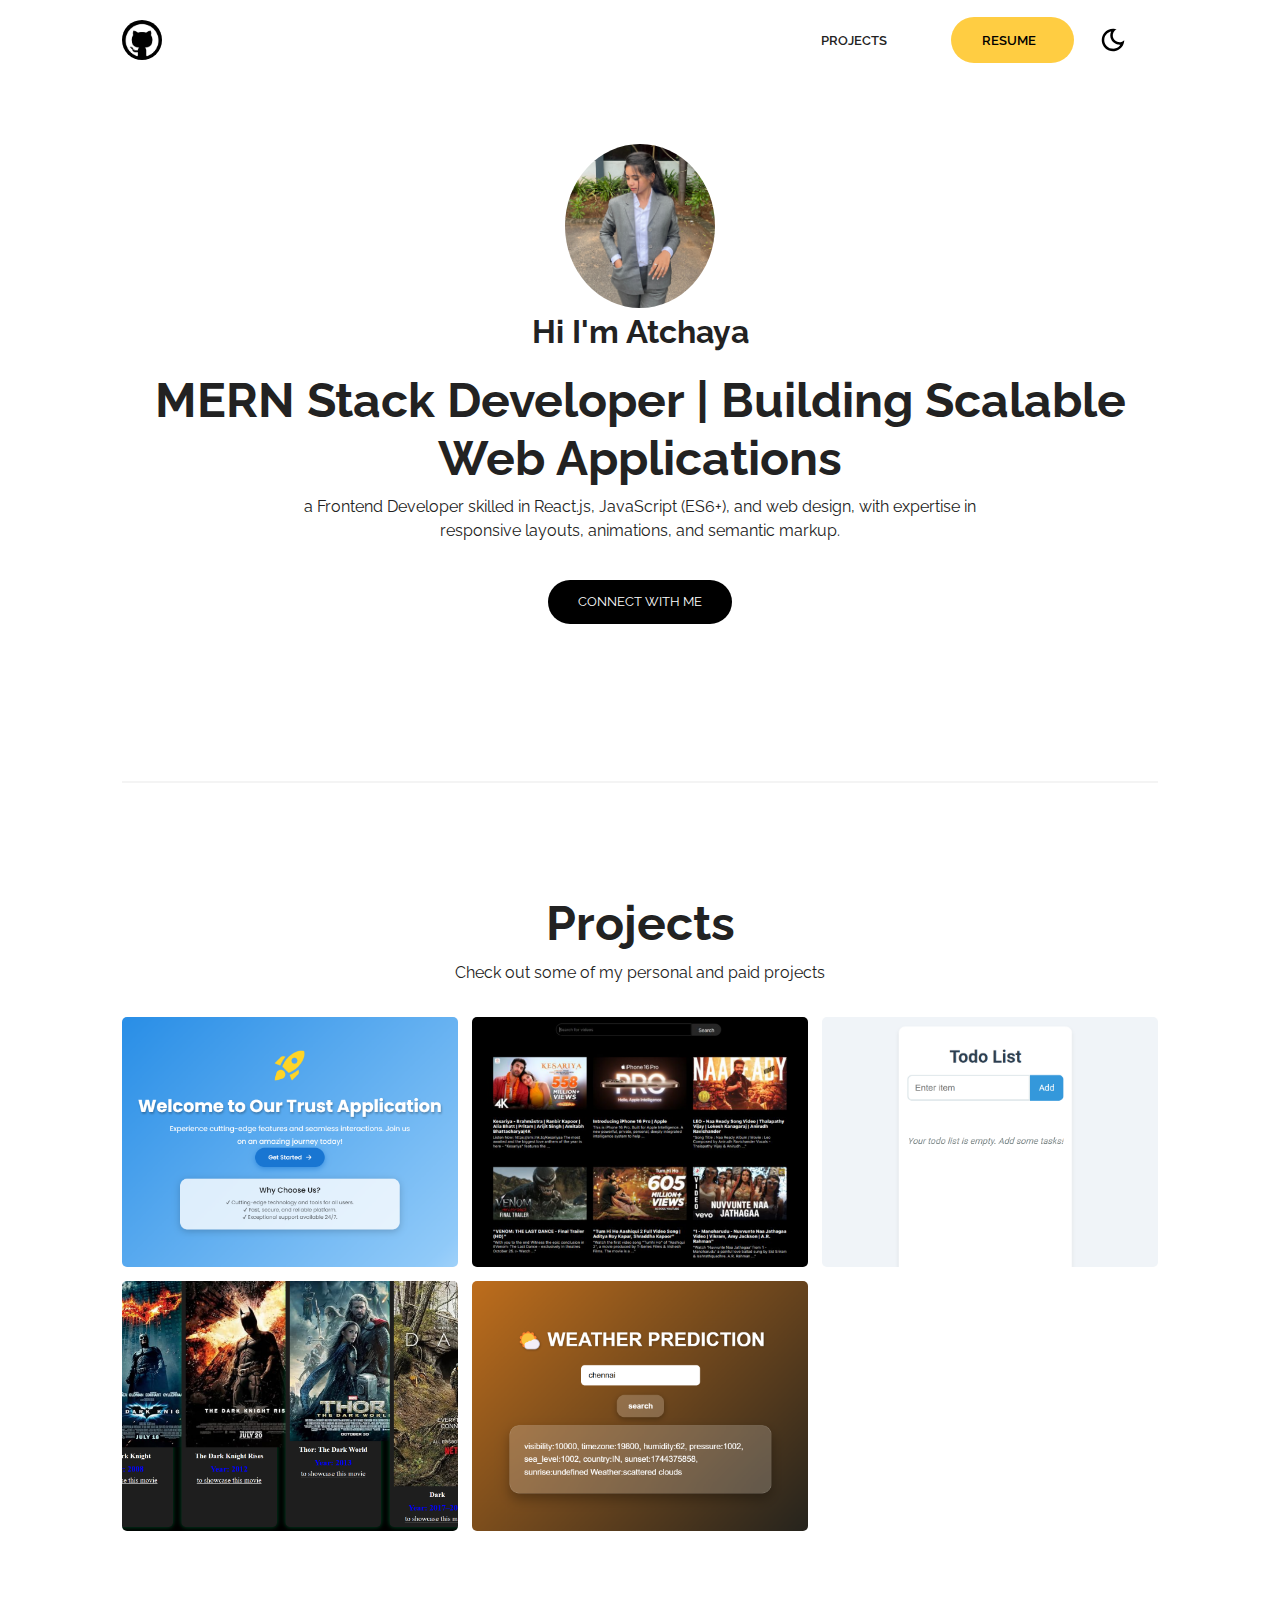
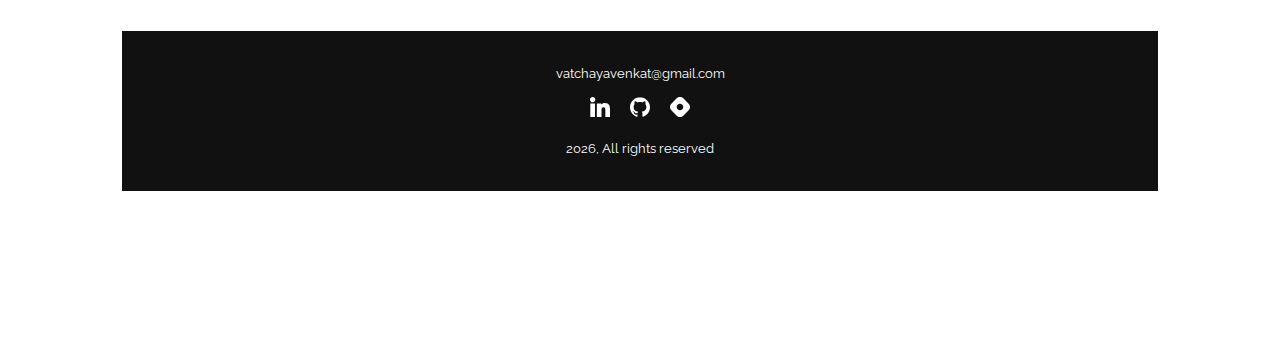
<file: index.html>
<!DOCTYPE html>
<html lang="en">
  <head>
    <meta charset="UTF-8" />
    <meta http-equiv="X-UA-Compatible" content="IE=edge" />
    <meta name="viewport" content="width=device-width, initial-scale=1.0" />
    <!-- Primary Meta Tags -->
    <title>Portfolio</title>
      <!-- Open Graph / Facebook -->
    <meta property="og:type" content="website" />
    <meta
      property="og:url"
      content="https://github.com/Atchaya-V1"
    />
    <meta
      property="og:image"
      content="https://github.com/Atchaya-V1"
    />
    <!-- Twitter -->
    <meta property="twitter:card" content="summary_large_image" />
    <meta
      property="twitter:url"
      content="https://github.com/Atchaya-V1"
    />
    
    <meta
      property="twitter:image"
      content="https://github.com/Atchaya-V1"
    />

    <!-- Link -->
    <link
      rel="apple-touch-icon"
      sizes="180x180"
      href="assets/favicon/apple-touch-icon.png"
    />
    <link
      rel="icon"
      type="image/png"
      sizes="16x16"
      href="/assets/favicon/favicon-16x16.png"
    />
    <link
      rel="icon"
      type="image/png"
      sizes="32x32"
      href="assets/favicon/favicon-32x32.png"
    />
    <link
      rel="icon"
      type="image/png"
      sizes="192x192"
      href="assets/favicon/android-chrome-192x192.png"
    />
    <link
      rel="icon"
      type="image/png"
      sizes="512x512"
      href="assets/favicon/android-chrome-512x512.png"
    />
    <link rel="icon" type="image/x-icon" href="assets/favicon/favicon.ico" />
    <link rel="manifest" href="assets/favicon/site.webmanifest" />
    <link
      rel="stylesheet"
      href="https://use.fontawesome.com/releases/v5.15.4/css/all.css"
      integrity="sha384-DyZ88mC6Up2uqS4h/KRgHuoeGwBcD4Ng9SiP4dIRy0EXTlnuz47vAwmeGwVChigm"
      crossorigin="anonymous"
    />
    <link rel="stylesheet" href="style.css" />
    <link rel="stylesheet" href="utilities.css" />
  </head>
  <body>
    <header id="hero">
      <!-- Navbar -->
      <nav class="navbar">
        <div class="container">
          <!-- Logo -->
          <h1 id="logo">
            <a href="https://github.com/Atchaya-V1"
              ><img src="./assets/GitHub-Logo.webp"
              style="border-radius: 50%;"
              alt="Your Logo"
            /></a>
          </h1>
          <!-- Navbar links -->
          <ul class="nav-menu">
            <li><a class="nav-link" href="#projects">PROJECTS</a></li>
            <li><a class="nav-link" href="./contact/contactme.html"></a></li>
            <li>
              <a
                class="nav-link btn btn-primary"
                href="./Resume/atchaya cv (1).pdf"
>RESUME <i class="fas fa-arrow-right"></i
              ></a>
            </li>
            <!-- Toggle switch -->
            <div class="theme-switch">
              <input type="checkbox" id="switch" />
              <label class="toggle-icons" for="switch">
                <img class="moon" src="assets/moon.svg" />
                <img class="sun" src="assets/sun.svg" />
              </label>
            </div>
            <!-- Hamburger menu -->
          </ul>
          <div class="hamburger">
            <span class="bar"></span>
            <span class="bar"></span>
            <span class="bar"></span>
          </div>
        </div>
      </nav>

      <section class="header-container">
        <img
          class="profile-image"
          src="assets/atchuwall.jpg"
          alt=""
        />
        <h1>Hi I'm Atchaya</h1>

        <div class="content-text">
          <h2> MERN Stack Developer | Building Scalable </h2>
          <h2>Web Applications</h2>

          <p>
            a Frontend Developer skilled in React.js, JavaScript (ES6+), and web design, with expertise in responsive layouts, animations, and semantic markup.
          </p>
        </div>
        <a
          href="https://www.linkedin.com/in/atchaya-v-06583a332"
          class="btn btn-secondary"
          target="_blank"
          >Connect With Me</a
        >
      </section>

    </header>
    
    <!-- Projects -->
    <section id="projects" class="project-container container">
      <div class="division"></div>
      <div class="content-text">
        <h2>Projects</h2>
        <p>Check out some of my personal and paid projects</p>
      </div>

      <article class="project">
        <!-- Project 1 --
        <div href="" class="card" >
          <div class="project-info">
            <div class="project-bio">
              <h3>TestYantra Clone</h3>
              <p>React,JavaScript</p>
            </div>

            <div class="project-link">
              <a href="https://github.com/hariharan138/Testyantra" target="_blank"><i class="fab fa-github"></i></a>
              <a href="https://testyantra.vercel.app/" target="_blank"><i class="fas fa-globe"></i></a>
            </div>
          </div>
        </div>

        <!-- Project 2 -->
        <div href="" class="card">
          <div class="project-info">
            <div class="project-bio">
              <h3>Trust App</h3>
              <p>ReactJS,NodeJS,ExpressJS,MongoDB</p>
            </div>

            <div class="project-link">
              <a href="https://github.com/Atchaya-V1/Trust_App" target="_blank"><i class="fab fa-github"></i></a>
              <a href="#" target="_blank"><i class="fas fa-globe"></i></a>
            </div>
          </div>
        </div>

        <!-- Porject 3 --
        <div href="./assets/project/sharetext.png" class="card">
          <div class="project-info">
            <div class="project-bio">
              <h3>ShareText</h3>
              <p>JavaScript,NodeJS,ExpressJS</p>
            </div>

            <div class="project-link">
              <a href="https://github.com/hariharan138/ShareText-backend" target="_blank"><i class="fab fa-github"></i></a>
              <a href="https://sharetexts.vercel.app/" target="_blank"><i class="fas fa-globe"></i></a>
            </div>
          </div>
        </div>

        <!-- Project 4 --
        <div href="" class="card">
          <div class="project-info">
            <div class="project-bio">
              <h3>Movie Search App</h3>
              <p>React</p>
            </div>

            <div class="project-link">
              <a href="https://github.com/hariharan138/Movieapi" target="_blank"><i class="fab fa-github"></i></a>
              <a href="https://movieapi-self.vercel.app/" target="_blank"><i class="fas fa-globe"></i></a>
            </div>
          </div>
        </div>

        <!-- Project 5 --
        <div href="" class="card">
          <div class="project-info">
            <div class="project-bio">
              <h3>AI integrated Search App</h3>
              <p>React</p>
            </div>

            <div class="project-link">
              <a href="https://github.com/hariharan138/aibotintegrated" target="_blank"><i class="fab fa-github"></i></a>
              <a href="https://aibotintegrated.vercel.app/" target="_blank"><i class="fas fa-globe"></i></a>
            </div>
          </div>
        </div>

        <!-- Project 6 -->
        <div href="" class="card">
          <div class="project-info">
            <div class="project-bio">
              <h3>premium youtube with ad-free</h3>
              <p>JavaScript</p>
            </div>

            <div class="project-link">
              <a href="https://github.com/Atchaya-V1/Youtube" target="_blank"><i class="fab fa-github"></i></a>
              <a href="https://addfreeyt.vercel.app/" target="_blank"><i class="fas fa-globe"></i></a>
            </div>
          </div>
        </div>
         <!-- Project 7 --
        <div href="" class="card">
          <div class="project-info">
            <div class="project-bio">
              <h3>Weather App</h3>
              <p>React</p>
            </div>

            <div class="project-link">
              <a href="#" target="_blank"><i class="fab fa-github"></i></a>
              <a href="#" target="_blank"><i class="fas fa-globe"></i></a>
            </div>
          </div>
        </div>
        <!-- Project 8 --
        <div href="" class="card">
                    <div class="project-info">
                      <div class="project-bio">
                        <h3>Quiz App</h3>
                        <p>ReactJS,MongoDB,ExpressJS,NodeJS</p>
                      </div>
          
                      <div class="project-link">
                        <a href="https://github.com/hariharan138/Quiz-app" target="_blank"><i class="fab fa-github"></i></a>
                        <a href="https://quiz-app13.vercel.app/" target="_blank"><i class="fas fa-globe"></i></a>
                      </div>
                    </div>
          </div>
        <!-- Project 9 --
        <div href="" class="card">
          <div class="project-info">
            <div class="project-bio">
              <h3></h3>
              <p>HTML,CSS,JAVASCRIPT</p>
            </div>

            <div class="project-link">
              <a href="https://github.com/Atchaya-V1/weather-prediction/tree/main" target="_blank"><i class="fab fa-github"></i></a>
              <a href="#" target="https://weather-prediction-mauve.vercel.app/"><i class="fas fa-globe"></i></a>
            </div>
          </div>
        </div>
           <!-- Project 10 -->
           <div href="" class="card">
            <div class="project-info">
              <div class="project-bio">
                <h3>To-do List</h3>
                <p>ReactJS</p>
              </div>
  
              <div class="project-link">
                <a href="https://github.com/Atchaya-V1/TO--DO-LIST-" target="_blank"><i class="fab fa-github"></i></a>
                <a href="https://to-do-list-two-orpin-65.vercel.app/" target="_blank"><i class="fas fa-globe"></i></a>
              </div>
            </div>
          </div>
                      
                     <div href="" class="card">
                      <div class="project-info">
                        <div class="project-bio">
                          <h3>Movie searchinhg API</h3>
                          <p>HTML,CSS,JavaScript</p>
                        </div>
            
                        <div class="project-link">
                          <a href="https://github.com/Atchaya-V1/movie-search-api" target="_blank"><i class="fab fa-github"></i></a>
                          <a href="https://movie-search-api-cdot.vercel.app/" target="_blank"><i class="fas fa-globe"></i></a>
                        </div>
                      </div>
                    </div>
                       
                       <div href="" class="card">
                        <div class="project-info">
                          <div class="project-bio">
                            <h3>weather-prediction</h3>
                            <p>HTML,CSS,JS</p>
                          </div>
              
                          <div class="project-link">
                            <a href="https://github.com/Atchaya-V1/weather-prediction/tree/main" target="_blank"><i class="fab fa-github"></i></a>
                            <a href="https://weather-prediction-mauve.vercel.app/" target="_blank"><i class="fas fa-globe"></i></a>
                          </div>
                        </div>
                      </div>

            
          
     
     
     
     
     
      </article>
<!----
      <a href="https://github.com/hariharan138" class="btn btn-secondary"
        target="_blank" >See More <i class="fas fa-arrow-right"></i
      ></a>
    </section>
  -->
    <footer id="footer">
      <div class="container">
        <a href="mailto:vatchayavenkat@gmail.com">vatchayavenkat@gmail.com</a>
        <!-- Social links -->
        <div class="social">
         
          <a href="https://www.linkedin.com/in/atchaya-v-06583a332" target="_blank"
            ><img src="./assets/linkedin-icon.svg" alt="Linkedin"
          /></a>
          <a href="https://github.com/Atchaya-V1" target="_blank"><img src="./assets/github-icon.svg" alt="GitHub" /></a>
          <a href="#" target="_blank"
            ><img src="./assets/hashnode-icon.svg" alt="Hashnode"
          /></a>
        </div>
        <!-- Attribution -->
        <div class="attribution">
          <a
            href="https://github.com/Atchaya-V1"
            target="_blank"
            rel="noopener noreferrer"
          >
          </a>
        </div>
        <p><span id="datee"></span>, All rights reserved</p>
      </div>
    </footer>
    <script src="app.js" defer></script>
  </body>
</html>
</file>
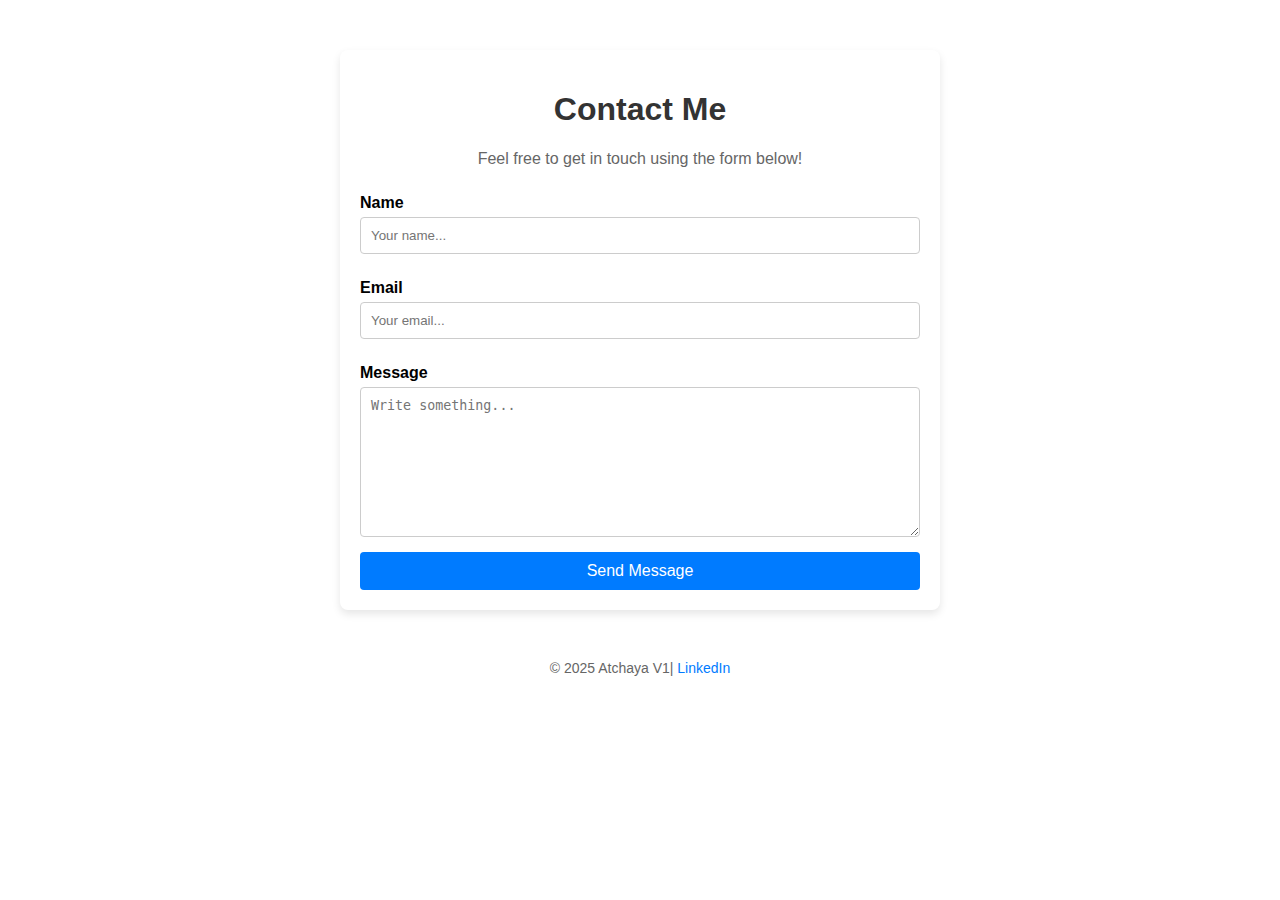
<file: contact/contactme.html>
<!DOCTYPE html>
<html lang="en">
<head>
    <meta charset="UTF-8">
    <meta name="viewport" content="width=device-width, initial-scale=1.0">
    <title>Contact Me</title>
    <style>
        * {
            box-sizing: border-box;
        }

        body {
            font-family: Arial, sans-serif;
            background-color: white;
            margin: 0;
            padding: 0;
        }

        .container {
            max-width: 600px;
            margin: 50px auto;
            background-color: #fff;
            padding: 20px;
            border-radius: 8px;
            box-shadow: 0 4px 8px rgba(0, 0, 0, 0.1);
        }

        h1 {
            text-align: center;
            color: #333;
        }

        p {
            text-align: center;
            color: #666;
        }

        form {
            display: flex;
            flex-direction: column;
        }

        label {
            margin: 10px 0 5px;
            font-weight: bold;
        }

        input[type="text"], input[type="email"], textarea {
            width: 100%;
            padding: 10px;
            margin-bottom: 15px;
            border: 1px solid #ccc;
            border-radius: 4px;
        }

        textarea {
            height: 150px;
        }

        button {
            padding: 10px;
            background-color: #007BFF;
            color: #fff;
            border: none;
            border-radius: 4px;
            cursor: pointer;
            font-size: 16px;
        }

        button:hover {
            background-color: #0056b3;
        }

        footer {
            text-align: center;
            margin-top: 20px;
            font-size: 14px;
            color: #777;
        }

        footer a {
            color: #007BFF;
            text-decoration: none;
        }

        footer a:hover {
            text-decoration: underline;
        }
    </style>
</head>
<body>
    <div class="container">
        <h1>Contact Me</h1>
        <p>Feel free to get in touch using the form below!</p>
        <form id="contact-form" action="https://hariharan.onrender.com" method="POST">
            <label for="name">Name</label>
            <input type="text" id="name" name="name" placeholder="Your name..." required>

            <label for="email">Email</label>
            <input type="email" id="email" name="email" placeholder="Your email..." required>

            <label for="message">Message</label>
            <textarea id="message" name="message" placeholder="Write something..." required></textarea>
            
            <button type="submit">Send Message</button>
        </form>
    </div>
    <footer>
        <p>&copy; 2025 Atchaya V1| <a href="https://www.linkedin.com/in/atchaya-v-06583a332" target="_blank">LinkedIn</a></p>
    </footer>
</body>
</html>
</file>
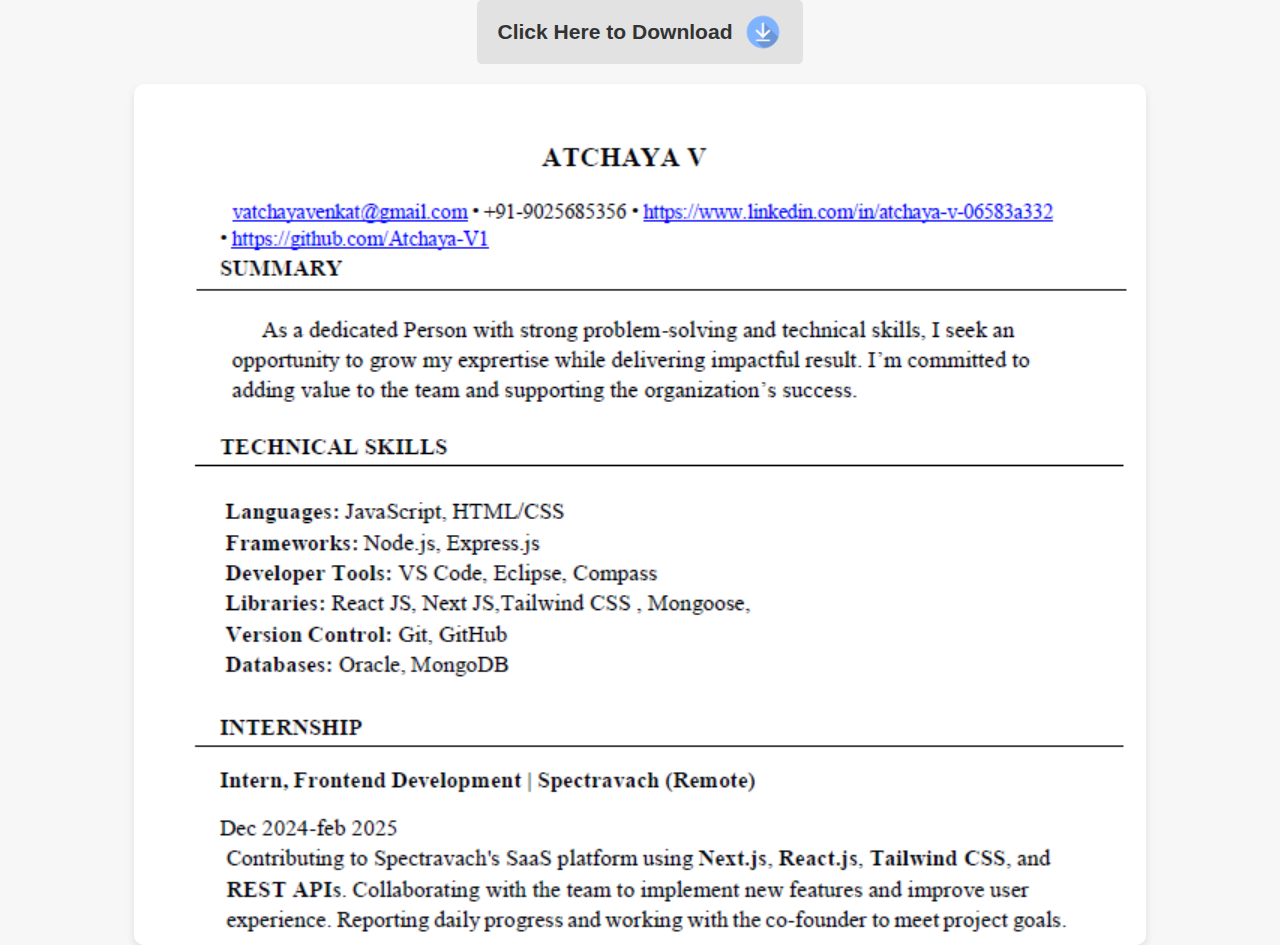
<file: Resume/Resume.html>
<!DOCTYPE html>
    <html lang="en">
    <head>
        <meta charset="UTF-8">
        <meta name="viewport" content="width=device-width, initial-scale=1.0">
        <title>Document</title>
        <style>
           * {
    margin: 0;
    padding: 0;
    box-sizing: border-box;
}

body {
    font-family: 'Arial', sans-serif;
    min-height: 100vh;
    display: flex;
    flex-direction: column;
    justify-content: center;
    align-items: center;
    background-color: #f7f7f7;
}

a {
    text-decoration: none;
    color: #333;
    font-size: 18px;
    font-weight: bold;
    display: flex;
    align-items: center;
    padding: 12px 20px;
    background-color: #e2e2e2;
    border-radius: 5px;
    transition: background-color 0.3s ease, color 0.3s ease;
}

a:hover {
    background-color: #007BFF;
    color: white;
}

.img2 {
    height: 40px;
    width: 40px;
    margin-left: 10px;
    transition: transform 0.3s ease;
}

a:hover .img2 {
    transform: scale(1.1);
}

.img1 {
    max-width: 100%;
    height: auto;
    margin-top: 20px;
    box-shadow: 0 4px 8px rgba(0, 0, 0, 0.1);
    border-radius: 10px;
}

/* Media query for smaller screens */
@media (max-width: 768px) {
    a {
        font-size: 16px;
        padding: 10px 15px;
    }
    
    .img2 {
        height: 35px;
        width: 35px;
    }
    
    .img1 {
        width: 90%;
    }
}

        </style>
    </head>
    <body>
        <a href="/Resume/Atchaya cv (3).pdf" download>
            <h3>Click Here to Download</h3><img  class="img2" src="./dn2.webp" alt="pdf" >
        </a>
        <img  class="img1" src="../assets/Screenshot 2025-03-21 223425.png" alt="">

    </body>
    </html>
</file>
<file: style.css>
/* This is the required project styling. Will contain essential CSS styles like:
   * Flex property
   * Grid layout
   * Cards and sections
*/

@import url(https://fonts.googleapis.com/css?family=Raleway:100,200,300,regular,500,600,700,800,900,100italic,200italic,300italic,italic,500italic,600italic,700italic,800italic,900italic);

/* variables */
:root {
  /* Colors */
  --primary-color: #ffcd42;
  --secondary-color: #ffd35c;
  --bg-primary: #ffffff;
  --text-color: #222222;
  --text-color-two: #ffffff;
  --bg-secondary: #000000;
  --card-background: #f4f4f4;
  --bg-secondary-two: #111111;

  --shadow: 0 10px 40px rgba(0, 0, 0, 0.2);

  /* Font Weight */
  --weight-small: 400;
  --weight-semibold: 600;
  --weight-bold: 800;

  /* Max width */
  --width-small: 600px;
  --width-medium: 1100px;
  --width-large: 1300px;
}

[data-theme="dark"] {
  --primary-color: #ffcd42;
  --secondary-color: #ffd35c;
  --bg-primary: #000000;
  --text-color: #ffffff;
  --text-color-two: #222222;
  --bg-secondary: #ffffff;
  --card-background: #111111;
  --bg-secondary-two: #f4f4f4;
  --shadow: 0 2px 10px rgba(95, 95, 95, 0.2);
}

html {
  font-size: 100%;
  scroll-behavior: smooth;
}

/* Reset default styling */
* {
  margin: 0;
  padding: 0;
  box-sizing: border-box;
}

ul {
  list-style: none;
}

a {
  text-decoration: none;
  color: var(--text-color);
}

/* Main styling */
body {
  background: var(--bg-primary);
  color: var(--text-color);
  font-family: "Raleway", sans-serif;
  line-height: 1.5;
}

/* Navbar */
.navbar {
  position: fixed;
  top: 0;
  left: 0;
  right: 0;
  z-index: 20;
  background: var(--bg-primary);
}

.navbar .container {
  display: flex;
  align-items: center;
  justify-content: space-between;
  z-index: 20;
  height: 80px;
  width: 100%;
}

.navbar .nav-menu {
  display: flex;
  align-items: center;
  background: var(--bg-primary);
}

.navbar .nav-link {
  margin: 0 1rem;
  font-size: 0.8rem;
  font-weight: var(--weight-semibold);
}

.navbar #logo img {
  display: block;
  width: 40px;
}

.navbar .btn {
  margin-right: 1.5rem;
}

.fas.fa-arrow-right {
  margin-left: 0.5rem;
  font-size: 0.9rem;
}

/* hamburger */
.hamburger {
  margin-bottom: 0.1rem;
  display: none;
}

.bar {
  display: block;
  width: 23px;
  height: 3px;
  margin: 4px auto;
  transition: all 0.3s ease-in-out;
  border-radius: 30px;
  background-color: var(--bg-secondary);
}

/* Hero section */
#hero {
  display: flex;
  flex-direction: column;
  height: 100%;
}

.profile-image {
  width: 150px;
  border-radius: 50%;
  animation: bounce 1s infinite alternate;
}

@keyframes bounce {
  from {
    transform: translateY(0px);
  }

  to {
    transform: translateY(-10px);
  }
}

.division {
  width: 100%;
  height: 2px;
  background-color: var(--card-background);
  margin: 5.5rem 0;
}
/* Projects */
#projects {
  display: flex;
  flex-direction: column;
  margin: 2rem auto 5rem;
}

#projects .btn {
  align-self: center;
  margin: 2rem 0;
}

.project {
  display: grid;
  grid-template-columns: repeat(3, 1fr);
  grid-auto-rows: minmax(250px, auto);
  grid-gap: 0.9rem;
}

.card .project-bio p {
  font-size: 0.83rem;
}

.card .project-bio h3 {
  font-size: 0.9rem;
}

.project-info {
  display: flex;
  justify-content: space-between;
  opacity: 0;
  position: relative;
  transition: 0.5s ease-in-out;
}

.project-bio {
  display: flex;
  flex-direction: column;
  justify-content: flex-end;
  position: relative;
  top: 160px;
  left: 10px;
}

/* Footer */
#footer {
  background: #111111;
  margin-bottom: 50px;
  margin-top: 100px;
  
}

#footer .container {
  display: flex;
  flex-direction: column;
  align-items: center;
  justify-content: center;
  color: #ffffff;
  min-height: 160px;
  text-align: center;
  
}

#footer a {
  font-size: 0.8rem;
  color: #fff;
}

#footer a:hover {
  opacity: 0.6;
}

#footer .social {
  margin: 0.9rem 0;
}

#footer .social img {
  width: 20px;
  height: 20px;
}

#footer .social a {
  margin: 0 0.5rem;
}

#footer p {
  font-size: 0.8rem;
  
}

/* Responsiveness */

@media (max-width: 1000px) {
  .project {
    display: grid;
    grid-template-columns: repeat(2, 1fr);
  }
}

@media (max-width: 768px) {
}

@media (max-width: 670px) {
  .navbar .nav-menu {
    position: fixed;
    right: -100vw;
    top: 4.5rem;
    flex-direction: column;
    width: calc(80% - 10px);
    transition: 0.3s;
    box-shadow: var(--shadow);
    padding: 2rem;
    border-radius: 5px;
    align-items: flex-start;
  }

  .navbar .btn {
    margin: 0;
    margin-top: 1rem;
  }

  .nav-menu.active {
    right: 20px;
  }

  .nav-menu .nav-link {
    font-size: 0.9rem;
    margin: 0 0.2rem;
  }

  .nav-menu li {
    margin-bottom: 0.5rem;
    width: 100%;
  }

  .nav-menu .btn {
    width: 100%;
    text-align: center;
    margin-top: 0.5rem;
  }

  .hamburger {
    display: block;
    cursor: pointer;
    padding: 0.2rem 0.4rem;
  }

  .hamburger.active {
    border: 1px dotted gray;
  }

  .hamburger.active .bar:nth-child(2) {
    opacity: 0;
  }

  .hamburger.active .bar:nth-child(1) {
    transform: translateY(6px) rotate(45deg);
  }

  .hamburger.active .bar:nth-child(3) {
    transform: translateY(-8px) rotate(-45deg);
  }
}

@media (max-width: 600px) {
  .project {
    display: grid;
    grid-template-columns: 1fr;
  }

  .header-container .btn {
    border-radius: 5px;
    width: 80%;
  }
}
</file>
<file: utilities.css>
/* ?This is where reusable styling of this template will be. 
   !Will contain things like:
   * Button styling
   * Background color styling
   * padding and margin
*/

.container {
    max-width: var(--width-medium);
    margin: 0 auto;
    padding: 1rem 2rem;
  }
  
  h1::selection,
  h2::selection {
    color: #111;
    background: var(--primary-color);
  }
  
  /* Buttons */
  .btn {
    display: inline-block;
    padding: 0.75rem 1.9rem;
    border-radius: 30px;
    text-transform: uppercase;
    font-size: 0.82rem;
    transition: 0.3s;
  }
  
  .btn-primary {
    background: var(--primary-color);
    color: #000000;
  }
  
  .btn-secondary {
    margin: 5px 0;
    background-color: var(--bg-secondary);
    color: var(--bg-primary);
  }
  
  /* add hover to resume button */
  .btn-primary:hover {
    background: var(--secondary-color);
  }
  
  /* Dark mode toggle */
  #switch {
    display: none;
  }
  
  .toggle-icons {
    display: flex;
    justify-content: space-between;
    align-items: center;
    cursor: pointer;
  }
  
  .toggle-icons > img {
    transition: 0.6s cubic-bezier(0.23, 1, 0.32, 1);
    width: 30px;
  }
  
  .moon {
    transform: rotate(10deg);
  }
  
  #switch:checked + .toggle-icons .moon {
    transform: rotate(250deg);
  }
  
  #switch:checked + .toggle-icons .sun {
    transform: rotate(100deg);
  }
  
  /* Header Container */
  .header-container {
    display: flex;
    flex-direction: column;
    align-items: center;
    justify-content: center;
    margin-top: 8rem;
    padding: 1rem;
  }
  
  .header-container > div {
    margin-top: 1rem;
  }
  
  .content-text {
    text-align: center;
    margin: 1.5rem 0;
  }
  
  .content-text h2 {
    font-size: 3rem;
    line-height: 1.2;
    transition: 0.2s ease-in-out;
  }
  
  .content-text p {
    padding: 0.5rem;
    margin: 0 auto;
    max-width: 700px;
  }
  
  /* Project cards */
  .card {
    padding: 1rem;
    background: var(--card-background);
    color: #ffffff;
    border-radius: 5px;
    transition: 0.4s ease-in-out;
    cursor: pointer;
  }
  
  .card a {
    color: #ffffff;
    transition: 0.25s ease-in-out;
    font-size: 1.1rem;
    margin-right: 0.3rem;
  }
  
  .card a:hover {
    color: var(--primary-color);
  }
  
  .card:hover {
    box-shadow: inset 0 100px 1000px 10px rgba(0, 0, 0, 0.8);
  }
  
  .card:hover .project-info {
    opacity: 1;
  }
  
  /* Project Images */
  
  /* project 1 *
  .card:nth-child(1) {
    background: url(./assets/project/Screenshot\ \(41\).png)  center/cover;
  }
  
  /* Project 2 */
  .card:nth-child(1) {
    background: url(./assets/project/trust.png) center center/cover;
  }
  
  /* Project 3 *
  .card:nth-child(3) {
    background: url(./assets/project/sharetext.png) center center/cover;
  }
  
  /* Project 4 *
  .card:nth-child(4) {
    background: url(./assets/project/Screenshot\ \(44\).png) center center/cover;
  }
  
  /* Project 5 *
  .card:nth-child(5) {
    background: url(./assets/project/Screenshot\ \(43\).png) center center/cover;
  }
  
  /* Project 6 */
  .card:nth-child(2) {
    background: url(./assets/project/yt.png) center center/cover;
  }
  /*
  .card:nth-child(7) {
    background: url(./assets/project/Screenshot\ \(42\).png) center center/cover;
  }
  .card:nth-child(8) {
    background: url(./assets/project/quiz.png) center center/cover;
  }
  .card:nth-child() {
    background: url(./assets/project/Screenshot\ 2025-04-11\ 164054.png\ 134238.png) center center/cover;
  }*/
  .card:nth-child(3) {
    background: url(./assets/project/todo.png) center center/cover;
  }
  .card:nth-child(4) {
    background: url(./assets/project/Screenshot\ 2025-04-07\ 134238.png) center center/cover;
  }
  .card:nth-child(5) {
    background: url(./assets/project/Screenshot\ 2025-04-11\ 164054.png) center center/cover;
  }
  
  /* Media Queries */
  @media (max-width: 768px) {
    .header-container {
      margin-top: 7rem;
      text-align: center;
    }
  
    .content-text h2 {
      font-size: 2.5rem;
    }
  }
</file>
